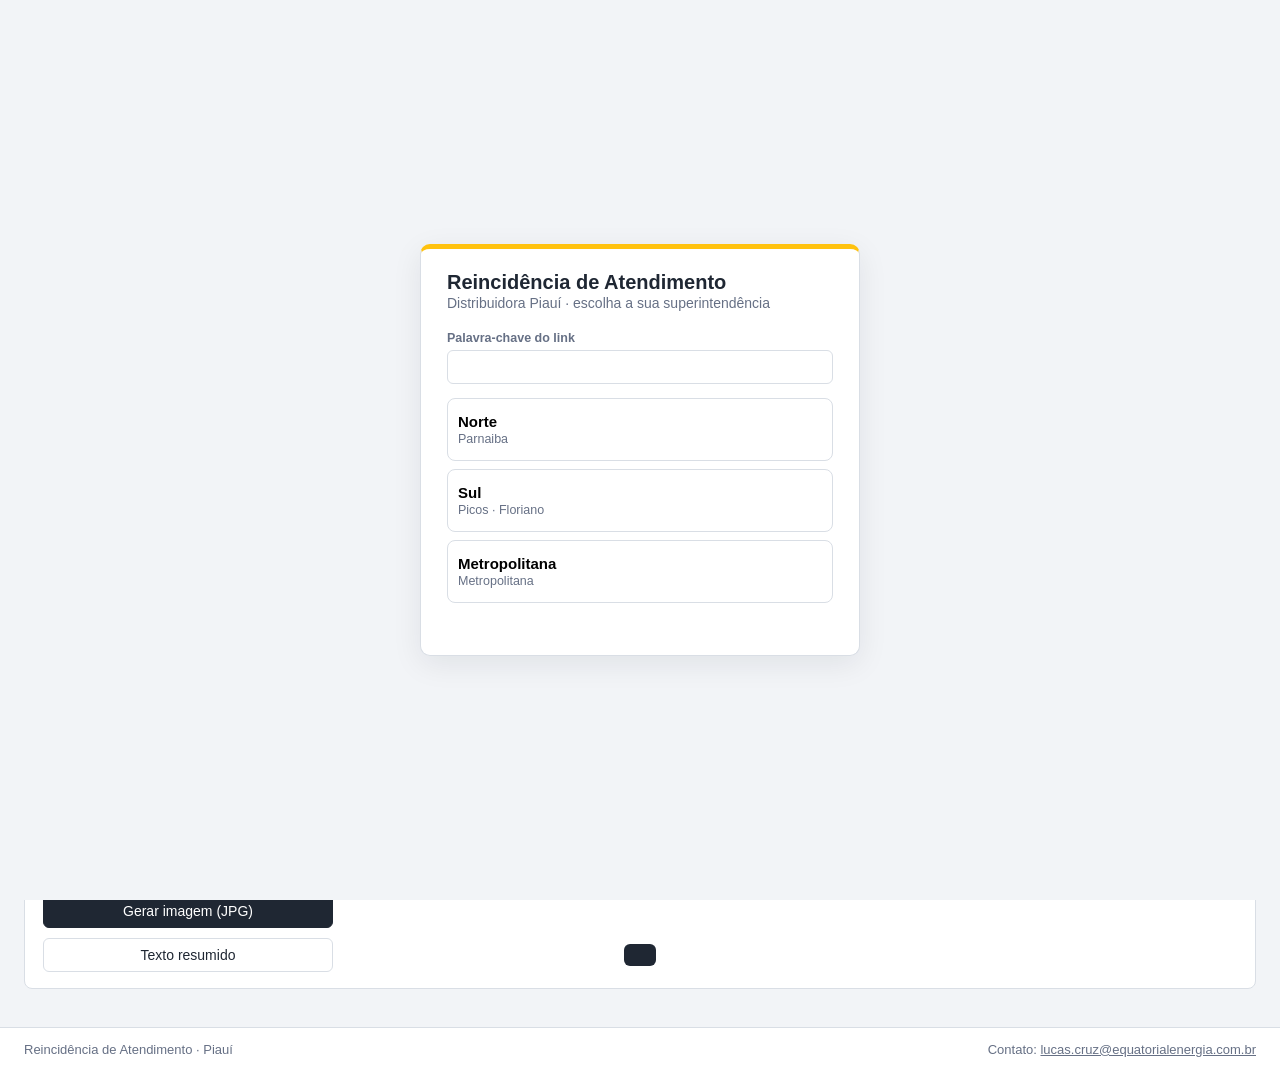
<file: index.html>
<!DOCTYPE html>
<html lang="pt-BR">
<head>
<meta charset="UTF-8">
<meta name="viewport" content="width=device-width, initial-scale=1">
<title>Reincidência de Atendimento</title>
<link rel="stylesheet" href="assets/style.css">
</head>
<body>

<div id="gate"><div class="lc">
  <div class="lh"><b>Reincidência de Atendimento</b><span>Distribuidora <span data-dist></span> · escolha a sua superintendência</span></div>
  <div class="lb">
    <div id="kwBox" style="display:none;margin-bottom:14px"><label class="f">Palavra-chave do link</label><input class="inp" type="password" id="kw"></div>
    <div class="pf" id="regBtns"></div>
    <div class="err" id="gErr"></div>
  </div>
</div></div>

<header class="top">
  <span class="mark"></span>
  <h1>Reincidência de Atendimento <span>· <span data-dist></span></span></h1>
  <nav><a href="./" class="on">Demandas</a><a href="dados/" id="lnkBI">Painel</a></nav>
  <span class="sp"></span>
  <span class="who">Superintendência <b id="who"></b></span>
  <button class="hbtn" id="btnTroca">Trocar</button>
  <button class="hbtn sync" id="syncBtn" title="Sincronizar agora"><i></i><span id="syncTxt"></span></button>
  <button class="hbtn" id="btnEx" title="Abre um ambiente de teste com dados fictícios, só para você"></button>
  <button class="hbtn help" id="btnHelp" title="Ajuda">?</button>
</header>

<main>
  <div class="box">
    <div class="bar">
      <h2>Demandas</h2><span class="hint" id="cnt"></span>
      <span class="sp"></span>
      <button class="btn pri" id="btnAdd">+ Nova linha</button>
      <button class="btn sm" id="btnXls" title="Planilha com as mesmas colunas e listas suspensas">Baixar planilha</button>
      <label class="btn sm" style="margin:0" title="Importa uma planilha baixada daqui (ou CSV)">Importar planilha<input type="file" id="fileImp" accept=".xlsx,.csv,.txt" hidden></label>
    </div>
    <div class="sheet" id="sheet"><table class="g" id="grid"><colgroup id="cg"></colgroup><thead id="gh"></thead><tbody id="rows"></tbody></table></div>
    <textarea class="paste" id="paste" rows="1" placeholder="Colar do Excel: copie as linhas (com o cabeçalho) e cole aqui com Ctrl+V. Nota já existente é atualizada."></textarea>
    <p class="hint" style="margin:8px 0 0"><b style="color:#b42318">*</b> campos obrigatórios (prazo é obrigatório em "Com prazo" e "Fora do prazo"). Linha incompleta fica marcada e não entra no card.
      Município só aceita os cadastrados na superintendência; ao escolher a base ou a regional, a lista de municípios se ajusta.
      <span class="legend"><i style="background:#fbf3d5;border:1px solid #ecd27a"></i>1º–2º aviso</span><span class="legend"><i style="background:#fbe4e2;border:1px solid #eba3a3"></i>3º aviso em diante</span></p>
  </div>

  <div class="box">
    <div class="pvbox">
      <div class="ctl">
        <h2>Card</h2>
        <label class="l">Formato</label><div class="seg" id="segFmt"></div>
        <div id="cusBox" style="display:none;margin-top:10px"><div style="display:flex;gap:8px;align-items:center">
          <input id="cw" class="inp" type="number" min="300" step="10"> <span>×</span><input id="ch" class="inp" type="number" min="300" step="10"></div>
          <div class="hint" style="margin-top:4px">Largura × altura em pixels.</div></div>
        <div class="hint" id="resInfo" style="margin-top:8px"></div>
        <label class="chk"><input type="checkbox" id="split"> Um card por responsável</label>
        <button class="btn pri" id="btnJpg" style="margin-top:18px">Gerar imagem (JPG)</button>
        <button class="btn" id="btnTxt">Texto resumido</button>
      </div>
      <div class="pv" id="pv"></div>
    </div>
  </div>
</main>

<footer><span>Reincidência de Atendimento · <span data-dist></span></span><span class="sp"></span><span>Contato: <a data-mail href="#"></a></span></footer>

<div class="modal" id="mImg"><div class="mc">
  <div class="bar" style="margin:0"><b style="font-size:16px" id="mImgTitle">Imagem pronta</b><span class="sp"></span><button class="btn" data-close>Fechar</button></div>
  <p class="hint" style="margin:6px 0 0">Baixar ou copiar registra o envio: soma um aviso nas pendentes da imagem e arquiva as resolvidas. Se o download não funcionar, clique com o botão direito na imagem → Copiar imagem.</p>
  <div class="imgs" id="imgs"></div>
</div></div>

<div class="modal" id="mTxt"><div class="mc">
  <div class="bar" style="margin:0"><b style="font-size:16px">Texto para WhatsApp</b><span class="sp"></span>
    <button class="btn pri" id="mTxtCopy">Copiar texto</button><button class="btn" data-close>Fechar</button></div>
  <pre id="mTxtEl"></pre>
</div></div>

<div class="modal help" id="mHelp"><div class="mc">
  <div class="mh"><b>Ajuda</b><span style="flex:1"></span><button class="btn sm" data-close>Fechar</button></div>
  <iframe id="helpFrame" title="Ajuda"></iframe>
</div></div>

<div id="dl"></div>
<div id="toast"></div>
<script>window.BASE='';</script>
<script src="assets/municipios-local.js"></script>
<script src="assets/core.js"></script>
<script src="assets/app.js"></script>
</body>
</html>
</file>
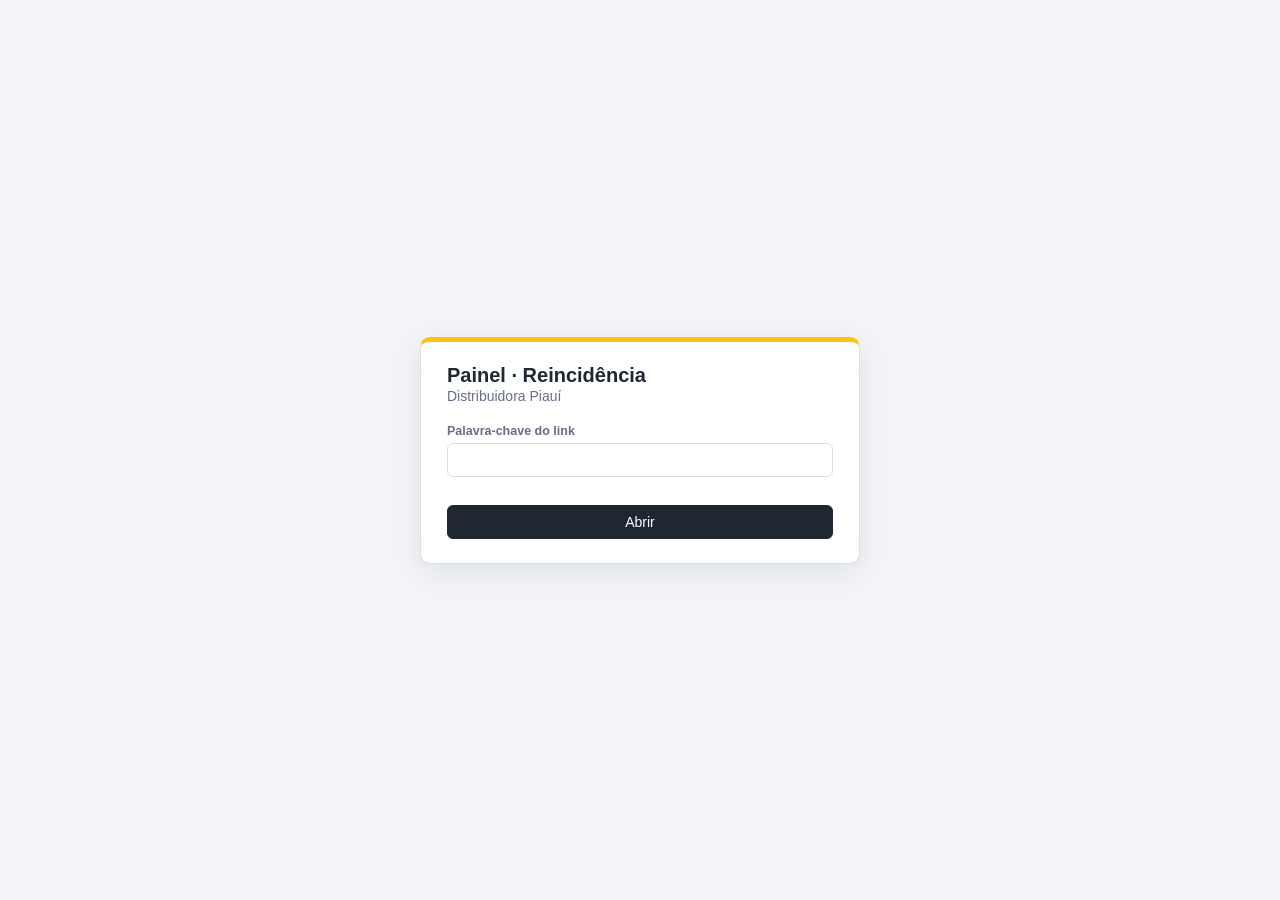
<file: dados/index.html>
<!DOCTYPE html>
<html lang="pt-BR">
<head>
<meta charset="UTF-8">
<meta name="viewport" content="width=device-width, initial-scale=1">
<title>Painel · Reincidência de Atendimento</title>
<link rel="stylesheet" href="../assets/style.css">
<style>
  .filters{display:flex;gap:10px;flex-wrap:wrap;align-items:flex-end;margin-bottom:16px}
  .filters>div{min-width:140px}
  .filters select,.filters input{padding:7px 9px;font-size:14px}
  .kpis{display:grid;grid-template-columns:repeat(auto-fit,minmax(160px,1fr));gap:12px;margin-bottom:18px}
  .kpi{background:#fff;border:1px solid var(--ln);border-radius:8px;padding:14px 16px}
  .kpi .v{font-size:28px;font-weight:700;line-height:1.1;font-variant-numeric:tabular-nums}
  .kpi .l{font-size:13px;color:var(--mt);margin-top:4px}
  .kpi .d{font-size:12px;color:var(--mt);margin-top:6px}
  .grid2{display:grid;grid-template-columns:1fr 1fr;gap:18px}
  @media (max-width:1000px){.grid2{grid-template-columns:1fr}}
  .grid2 .box{margin-bottom:0}
  .full{grid-column:1/-1}
  .box .sub{font-size:12.5px;color:var(--mt);margin:-8px 0 12px}
  /* barras */
  .bars{display:flex;flex-direction:column;gap:6px}
  .brow{display:grid;grid-template-columns:150px 1fr 48px;gap:10px;align-items:center;font-size:13.5px}
  .brow .nm{white-space:nowrap;overflow:hidden;text-overflow:ellipsis;color:#344054}
  .brow .tr{height:18px;position:relative}
  .brow .fl{height:100%;border-radius:0 4px 4px 0;min-width:2px}
  .brow .vl{text-align:right;font-variant-numeric:tabular-nums;color:#344054;font-weight:600}
  .brow.stk .tr{display:flex;gap:2px}
  .brow.stk .tr>div{height:100%}
  .brow.stk .tr>div:last-child{border-radius:0 4px 4px 0}
  .lg{display:flex;gap:14px;font-size:12.5px;color:var(--mt);margin-bottom:10px;flex-wrap:wrap}
  .lg i{display:inline-block;width:10px;height:10px;border-radius:2px;margin-right:5px;vertical-align:-1px}
  /* mapa de calor */
  table.hm{border-collapse:separate;border-spacing:2px;font-size:13px;width:100%}
  table.hm th{font-weight:600;color:#475467;font-size:12px;padding:4px 6px;text-align:center;white-space:nowrap}
  table.hm th.rl{text-align:left}
  table.hm td{text-align:center;padding:6px 4px;border-radius:4px;font-variant-numeric:tabular-nums;min-width:48px}
  table.hm td.rl{text-align:left;background:none;color:#344054;white-space:nowrap;padding-left:0}
  table.hm td.tot{background:none;font-weight:600;color:#344054}
  table.tb{border-collapse:collapse;width:100%;font-size:13.5px}
  table.tb th{text-align:left;font-size:12px;color:#475467;font-weight:600;padding:6px 8px;border-bottom:1px solid var(--ln)}
  table.tb td{padding:7px 8px;border-bottom:1px solid #eef0f3}
  #tip{position:fixed;pointer-events:none;background:#1f2733;color:#fff;font-size:12.5px;padding:6px 9px;border-radius:5px;z-index:400;display:none;white-space:nowrap;box-shadow:0 2px 8px rgba(0,0,0,.2)}
  svg .hov{fill:transparent;cursor:default}
  /* auditoria */
  .modal.aud .mc{max-width:98vw;width:98vw;height:94vh;display:flex;flex-direction:column;padding:16px 18px}
  .tabs{display:flex;gap:4px;border-bottom:1px solid var(--ln);margin:10px 0 12px}
  .tabs button{border:none;background:none;padding:8px 14px;font:inherit;font-size:14px;color:var(--mt);cursor:pointer;border-bottom:2px solid transparent;margin-bottom:-1px}
  .tabs button.on{color:var(--tx);border-bottom-color:#1f2733;font-weight:600}
  .aud .sheet{flex:1;height:auto;resize:none}
  .cfg h3{font-size:13px;margin:20px 0 10px;text-transform:uppercase;letter-spacing:.4px;color:#475467}
  .cfg .g3{display:grid;grid-template-columns:repeat(3,1fr);gap:12px}
  .cfg .g4{display:grid;grid-template-columns:repeat(4,1fr);gap:12px}
  .cfg textarea{width:100%;min-height:160px;border:1px solid var(--ln);border-radius:6px;padding:8px;font-family:Consolas,monospace;font-size:12.5px}
  .mono{font-family:Consolas,monospace;font-size:13px;background:#f6f7f9;border-radius:6px;padding:10px 12px;word-break:break-all;margin-top:8px}
  .corner{position:fixed;right:16px;bottom:16px;z-index:40}
</style>
</head>
<body>

<div id="gate"><div class="lc">
  <div class="lh"><b>Painel · Reincidência</b><span>Distribuidora <span data-dist></span></span></div>
  <div class="lb"><label class="f">Palavra-chave do link</label><input class="inp" type="password" id="kw">
    <div class="err" id="gErr"></div><button class="btn pri" id="kwGo" style="width:100%">Abrir</button></div>
</div></div>

<header class="top">
  <span class="mark"></span>
  <h1>Reincidência de Atendimento <span>· <span data-dist></span></span></h1>
  <nav><a href="../" id="lnkDem">Demandas</a><a href="./" class="on">Painel</a></nav>
  <span class="sp"></span>
  <button class="hbtn sync" id="syncBtn" title="Atualizar"><i></i><span id="syncTxt"></span></button>
  <button class="hbtn" id="btnEx" title="Abre um ambiente de teste com dados fictícios, só para você"></button>
  <button class="hbtn help" id="btnHelp" title="Ajuda">?</button>
</header>

<main>
  <div class="filters" id="filters">
    <div><label class="f">Período</label><select class="inp" id="fPer"><option value="7">Últimos 7 dias</option><option value="30" selected>Últimos 30 dias</option><option value="90">Últimos 90 dias</option><option value="all">Tudo</option><option value="cus">Escolher datas</option></select></div>
    <div id="fCus" style="display:none;min-width:0"><label class="f">De / até</label><div style="display:flex;gap:6px"><input class="inp" type="date" id="fDe"><input class="inp" type="date" id="fAte"></div></div>
    <div><label class="f">Superintendência</label><select class="inp" id="fReg"></select></div>
    <div><label class="f">Regional</label><select class="inp" id="fRg"></select></div>
    <div><label class="f">Base</label><select class="inp" id="fBase"></select></div>
    <div><label class="f">Responsável</label><select class="inp" id="fResp"></select></div>
    <div><label class="f">Tipo</label><select class="inp" id="fTipo"></select></div>
    <div style="min-width:0"><button class="btn" id="fClear">Limpar filtros</button></div>
  </div>

  <div class="kpis" id="kpis"></div>

  <div class="grid2">
    <div class="box"><h3>Reavisos por responsável</h3><div class="sub">Envios em que a demanda já estava no 2º aviso ou mais, no período</div><div id="cResp"></div></div>
    <div class="box"><h3>Reavisos por base</h3><div class="sub">As 12 bases com mais reavisos no período</div><div id="cBase"></div></div>
    <div class="box"><h3>Demandas por tipo</h3><div class="sub">Recebidas no período</div><div id="cTipo"></div></div>
    <div class="box"><h3>Recebidas e resolvidas</h3><div class="sub" id="cWkSub"></div><div id="cWk"></div></div>
    <div class="box full"><h3>Base × tipo de reclamação</h3><div class="sub">Demandas recebidas no período. Quanto mais escuro, mais demandas.</div><div id="cHm" style="overflow-x:auto"></div></div>
    <div class="box"><h3>Abertas agora, por tempo em aberto</h3><div class="sub">Dias desde o registro da demanda</div><div id="cAge"></div></div>
    <div class="box"><h3>Contas com mais de uma demanda</h3><div class="sub">Mesma conta contrato registrada mais de uma vez no período</div><div id="cConta"></div></div>
    <div class="box full" id="cardDia">
      <div class="bar"><h3 style="margin:0">Card do dia</h3><span class="sp"></span>
        <div><input class="inp" type="date" id="cdDia" style="width:160px"></div>
        <div><select class="inp" id="cdReg" style="width:170px"></select></div>
        <label class="chk" style="margin:0"><input type="checkbox" id="cdSplit"> Um por responsável</label>
        <button class="btn pri" id="cdGo">Gerar imagem</button></div>
      <div class="sub" id="cdInfo"></div>
      <div class="pv" id="cdPv"></div>
    </div>
  </div>
</main>

<footer><span>Reincidência de Atendimento · <span data-dist></span></span><span class="sp"></span><span>Contato: <a data-mail href="#"></a></span></footer>
<button class="btn sm corner" id="btnAud">Auditar dados</button>

<div class="modal" id="mPass"><div class="mc" style="max-width:360px">
  <b style="font-size:16px">Auditar dados</b>
  <form id="passForm" style="margin-top:14px"><label class="f">Senha</label><input class="inp" type="password" id="audPass" autocomplete="off">
    <div class="err" id="passErr" style="color:#b42318;font-size:13px;min-height:18px;margin-top:6px"></div>
    <div class="bar" style="margin:6px 0 0"><span class="sp"></span><button type="button" class="btn" data-close>Cancelar</button><button class="btn pri">Entrar</button></div></form>
</div></div>

<div class="modal aud" id="mAud"><div class="mc">
  <div class="bar" style="margin:0"><b style="font-size:16px">Auditar dados</b><span class="sp"></span><button class="btn" data-close>Fechar</button></div>
  <div class="tabs"><button class="on" data-tab="tBase">Base completa</button><button data-tab="tCfg">Configuração</button></div>
  <div id="tBase" style="flex:1;display:flex;flex-direction:column;min-height:0">
    <div class="bar">
      <input class="inp" id="aBusca" placeholder="Buscar nota, conta, município…" style="width:260px">
      <select class="inp" id="aReg" style="width:170px"></select>
      <select class="inp" id="aSit" style="width:190px"><option value="ativas">Ativas (na tela)</option><option value="arq">Arquivadas</option><option value="del">Excluídas</option><option value="all" selected>Todas</option></select>
      <span class="hint" id="aCnt"></span><span class="sp"></span>
      <button class="btn sm" id="aCsv">Exportar CSV completo</button>
    </div>
    <div class="sheet"><table class="g" id="aGrid"><colgroup id="aCg"></colgroup><thead id="aGh"></thead><tbody id="aRows"></tbody></table></div>
    <p class="hint" style="margin:8px 0 0">As alterações valem na hora e ficam registradas no histórico como auditoria.</p>
  </div>
  <div id="tCfg" class="cfg" style="display:none;overflow:auto">
    <h3>Distribuidora</h3>
    <div class="g3"><div><label class="f">Nome</label><input class="inp" id="cDist"></div><div><label class="f">E-mail de contato (rodapé)</label><input class="inp" id="cMail"></div><div><label class="f">Nova senha de auditoria (em branco = mantém)</label><input class="inp" type="password" id="cAudPw" autocomplete="new-password"></div></div>
    <h3>Superintendências e regionais</h3>
    <div class="g3" id="cRegs"></div>
    <h3>Base de municípios (municipios.csv)</h3>
    <p class="hint" style="margin:0 0 8px">Cole a planilha com as colunas MUNICIPIO · BASE · REGIONAL, com cabeçalho.</p>
    <textarea id="cMun"></textarea><div class="hint" id="cMunInfo"></div>
    <h3>Repositório GitHub</h3>
    <div class="g4"><div><label class="f">Dono</label><input class="inp" id="gOwner"></div><div><label class="f">Repositório</label><input class="inp" id="gRepo"></div>
      <div><label class="f">Branch do site</label><input class="inp" id="gMain"></div><div><label class="f">Branch de dados</label><input class="inp" id="gBranch"></div></div>
    <div class="g3" style="grid-template-columns:2fr 1fr;margin-top:12px"><div><label class="f">Token (vazio = mantém o atual)</label><input class="inp" type="password" id="gTok" autocomplete="off"></div><div><label class="f">Palavra-chave do link</label><input class="inp" type="password" id="gKw" autocomplete="off"></div></div>
    <p class="hint" id="gState" style="margin:10px 0 0"></p><div id="gLink"></div>
    <div class="bar" style="margin:20px 0 6px"><button class="btn" id="cTest">Testar conexão</button><button class="btn" id="cDl">Baixar config.json e municipios.csv</button><span class="sp"></span>
      <button class="btn" id="cSave">Salvar neste navegador</button><button class="btn pri" id="cPub">Salvar e publicar no repositório</button></div>
  </div>
</div></div>

<div class="modal help" id="mHelp"><div class="mc">
  <div class="mh"><b>Ajuda</b><span style="flex:1"></span><button class="btn sm" data-close>Fechar</button></div>
  <iframe id="helpFrame" title="Ajuda"></iframe>
</div></div>
<div id="tip"></div>
<div id="toast"></div>
<script>window.BASE='../';</script>
<script src="../assets/municipios-local.js"></script>
<script src="../assets/core.js"></script>
<script src="../assets/bi.js"></script>
</body>
</html>
</file>
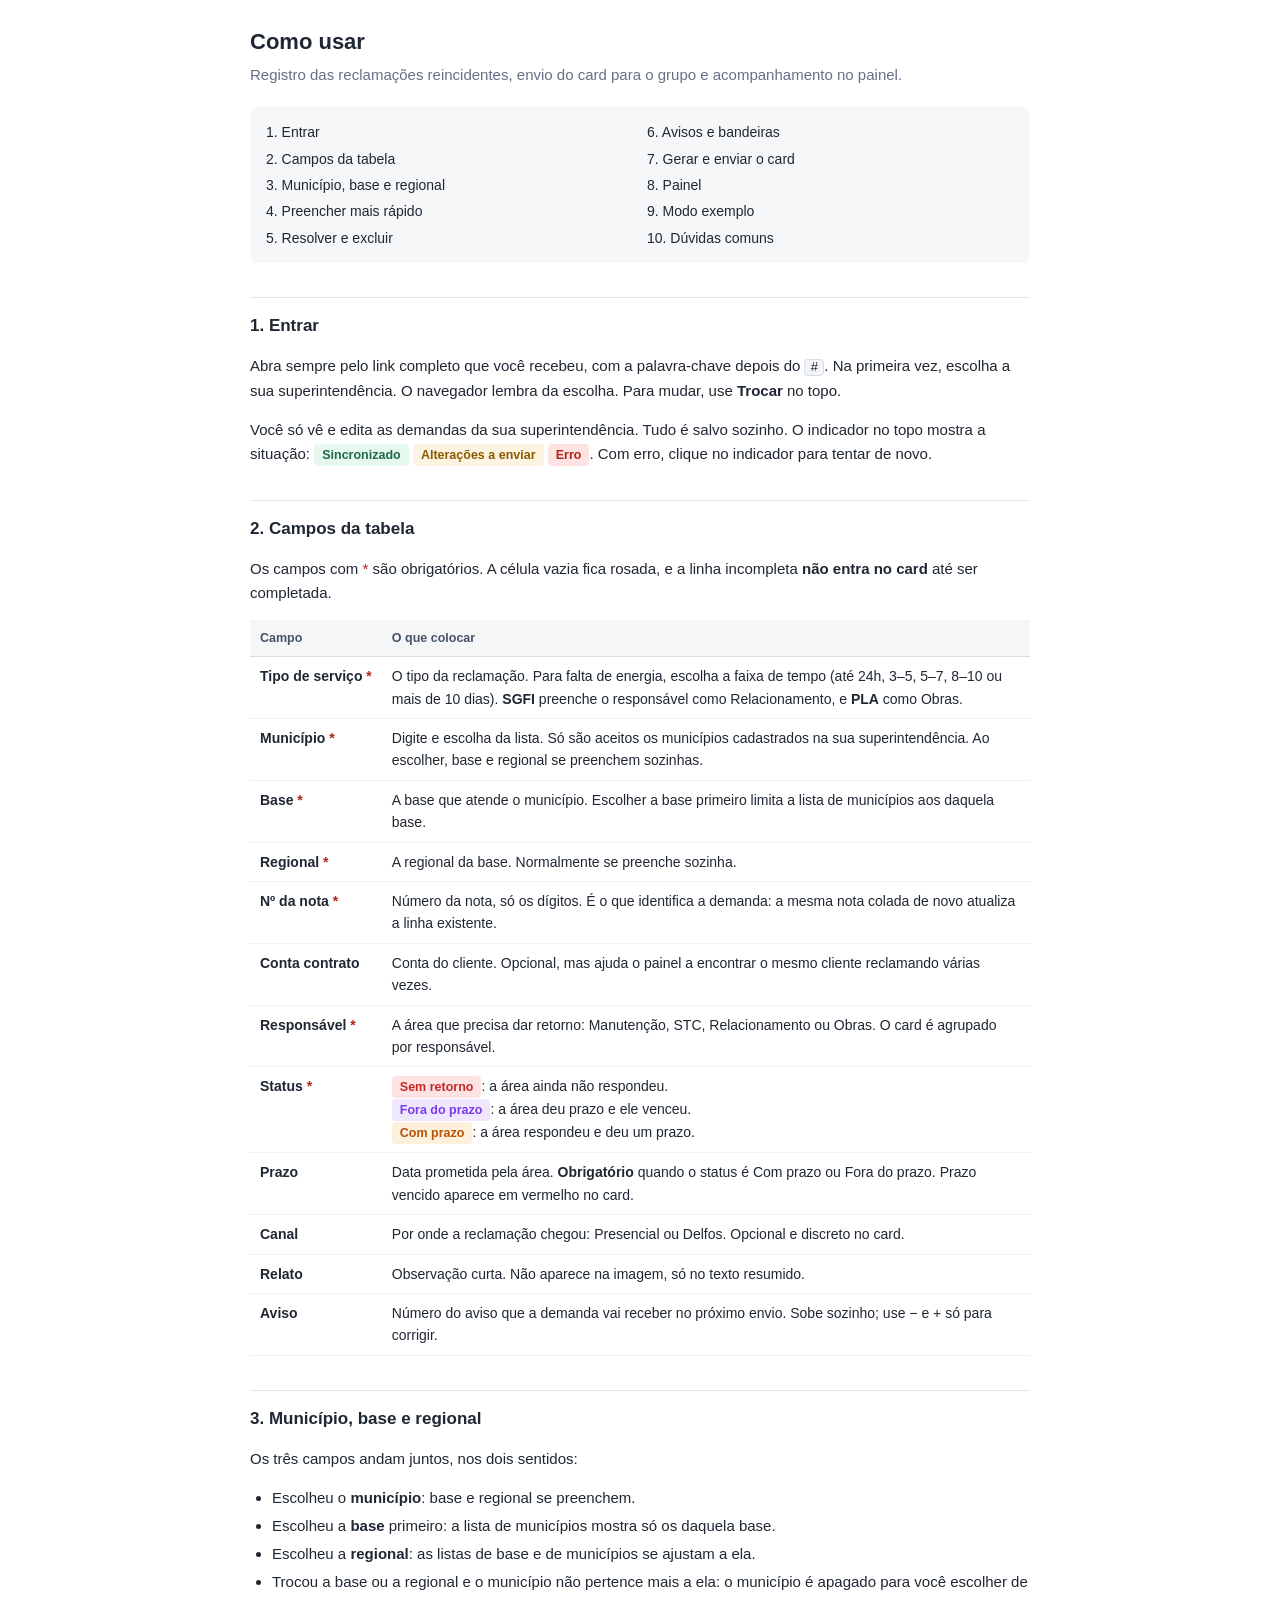
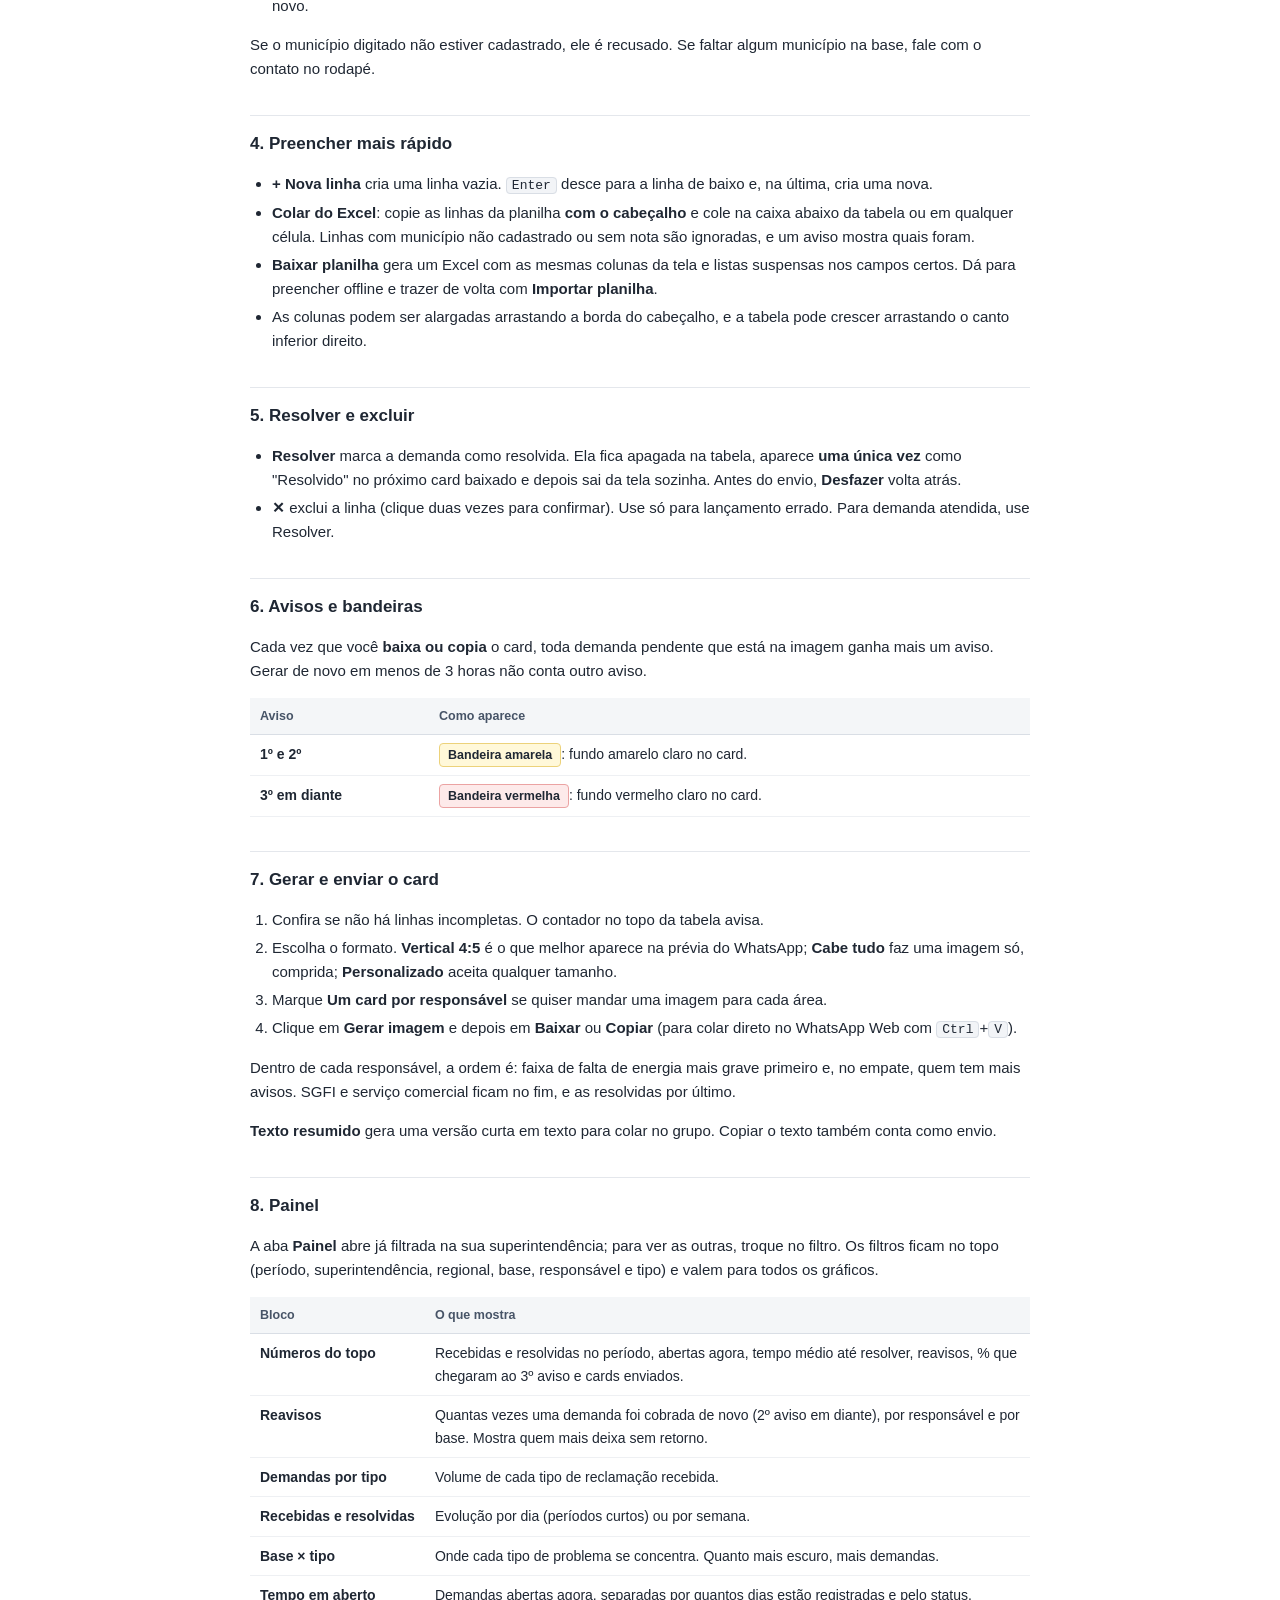
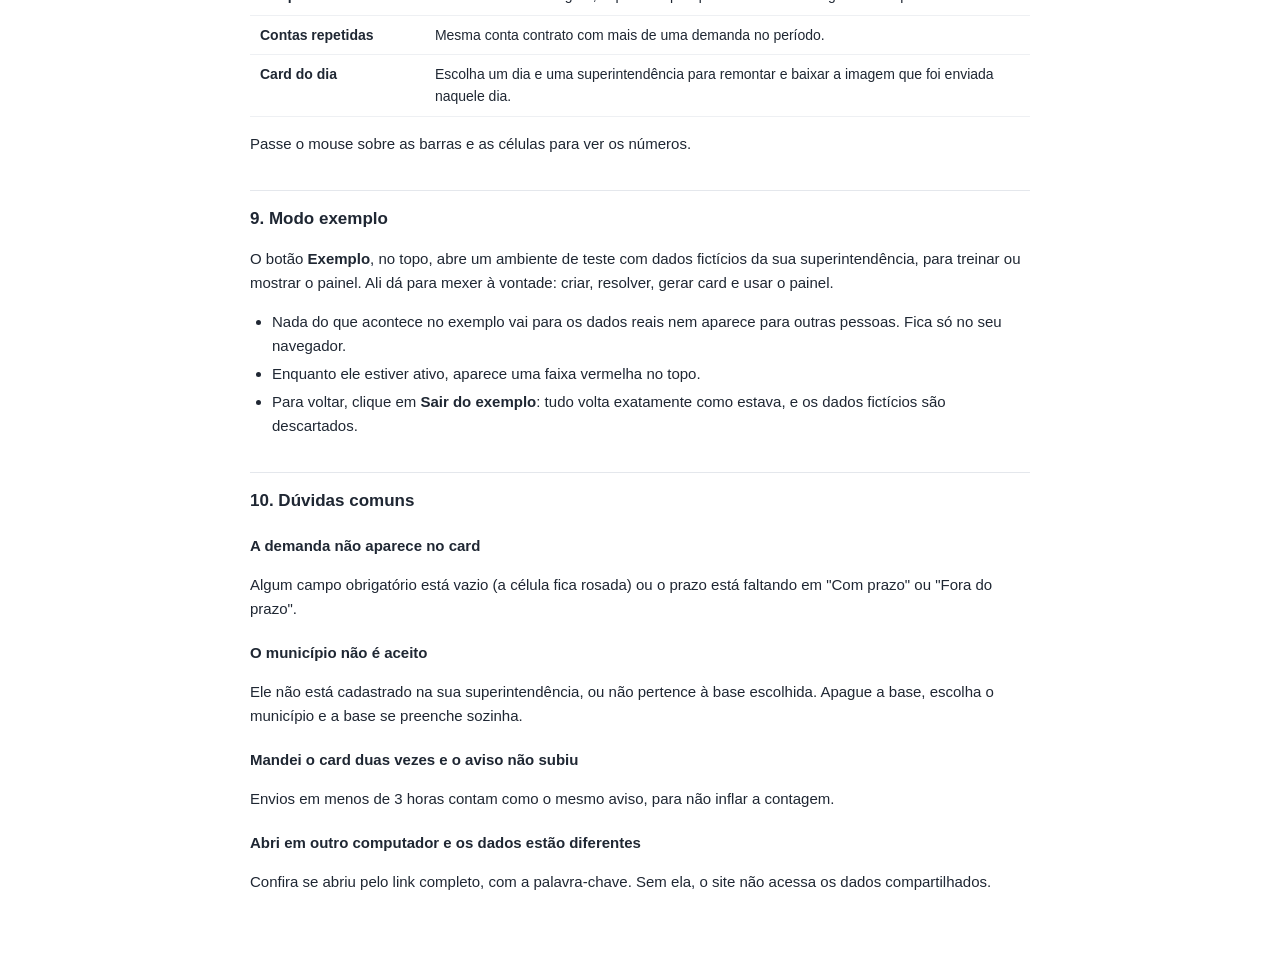
<file: ajuda.html>
<!DOCTYPE html>
<html lang="pt-BR">
<head>
<meta charset="UTF-8">
<meta name="viewport" content="width=device-width, initial-scale=1">
<title>Ajuda · Reincidência de Atendimento</title>
<style>
  body{margin:0;font-family:"Segoe UI",Roboto,Arial,sans-serif;color:#1f2733;font-size:15px;line-height:1.6;background:#fff}
  .wrap{max-width:780px;margin:0 auto;padding:24px 28px 60px}
  h1{font-size:22px;margin:0 0 4px}
  .lead{color:#667085;margin:0 0 20px}
  nav.toc{background:#f6f7f9;border-radius:8px;padding:12px 16px;margin-bottom:28px;font-size:14px;columns:2}
  nav.toc a{display:block;color:#1f2733;text-decoration:none;padding:2px 0}
  nav.toc a:hover{text-decoration:underline}
  h2{font-size:17px;margin:34px 0 10px;padding-top:14px;border-top:1px solid #e4e7ec}
  h3{font-size:15px;margin:20px 0 6px}
  table{border-collapse:collapse;width:100%;font-size:14px;margin:8px 0 14px}
  th{text-align:left;background:#f4f6f8;color:#475467;font-weight:600;font-size:12.5px;padding:8px 10px;border-bottom:1px solid #d9dee5}
  td{padding:8px 10px;border-bottom:1px solid #eef0f3;vertical-align:top}
  td:first-child{white-space:nowrap;font-weight:600}
  .req{color:#b42318}
  .tag{display:inline-block;padding:1px 8px;border-radius:4px;font-size:12.5px;font-weight:600;white-space:nowrap}
  .note{background:#fff8e1;border:1px solid #f0d68a;border-radius:8px;padding:10px 14px;font-size:14px;margin:12px 0}
  ol,ul{padding-left:22px} li{margin:4px 0}
  kbd{background:#f2f4f7;border:1px solid #d9dee5;border-radius:4px;padding:0 5px;font-size:13px}
</style>
</head>
<body><div class="wrap">
<h1>Como usar</h1>
<p class="lead">Registro das reclamações reincidentes, envio do card para o grupo e acompanhamento no painel.</p>

<nav class="toc">
  <a href="#entrar">1. Entrar</a><a href="#campos">2. Campos da tabela</a><a href="#ligados">3. Município, base e regional</a>
  <a href="#preencher">4. Preencher mais rápido</a><a href="#resolver">5. Resolver e excluir</a><a href="#avisos">6. Avisos e bandeiras</a>
  <a href="#card">7. Gerar e enviar o card</a><a href="#painel">8. Painel</a><a href="#exemplo">9. Modo exemplo</a><a href="#duvidas">10. Dúvidas comuns</a>
</nav>

<h2 id="entrar">1. Entrar</h2>
<p>Abra sempre pelo link completo que você recebeu, com a palavra-chave depois do <kbd>#</kbd>. Na primeira vez, escolha a sua superintendência. O navegador lembra da escolha. Para mudar, use <b>Trocar</b> no topo.</p>
<p>Você só vê e edita as demandas da sua superintendência. Tudo é salvo sozinho. O indicador no topo mostra a situação:
<span class="tag" style="background:#e7f8ef;color:#1d6b43">Sincronizado</span>
<span class="tag" style="background:#fdf3e1;color:#8a5a00">Alterações a enviar</span>
<span class="tag" style="background:#fde3e1;color:#b42318">Erro</span>.
Com erro, clique no indicador para tentar de novo.</p>

<h2 id="campos">2. Campos da tabela</h2>
<p>Os campos com <span class="req">*</span> são obrigatórios. A célula vazia fica rosada, e a linha incompleta <b>não entra no card</b> até ser completada.</p>
<table>
  <tr><th>Campo</th><th>O que colocar</th></tr>
  <tr><td>Tipo de serviço <span class="req">*</span></td><td>O tipo da reclamação. Para falta de energia, escolha a faixa de tempo (até 24h, 3–5, 5–7, 8–10 ou mais de 10 dias). <b>SGFI</b> preenche o responsável como Relacionamento, e <b>PLA</b> como Obras.</td></tr>
  <tr><td>Município <span class="req">*</span></td><td>Digite e escolha da lista. Só são aceitos os municípios cadastrados na sua superintendência. Ao escolher, base e regional se preenchem sozinhas.</td></tr>
  <tr><td>Base <span class="req">*</span></td><td>A base que atende o município. Escolher a base primeiro limita a lista de municípios aos daquela base.</td></tr>
  <tr><td>Regional <span class="req">*</span></td><td>A regional da base. Normalmente se preenche sozinha.</td></tr>
  <tr><td>Nº da nota <span class="req">*</span></td><td>Número da nota, só os dígitos. É o que identifica a demanda: a mesma nota colada de novo atualiza a linha existente.</td></tr>
  <tr><td>Conta contrato</td><td>Conta do cliente. Opcional, mas ajuda o painel a encontrar o mesmo cliente reclamando várias vezes.</td></tr>
  <tr><td>Responsável <span class="req">*</span></td><td>A área que precisa dar retorno: Manutenção, STC, Relacionamento ou Obras. O card é agrupado por responsável.</td></tr>
  <tr><td>Status <span class="req">*</span></td><td>
    <span class="tag" style="background:#fde3e1;color:#c62828">Sem retorno</span>: a área ainda não respondeu.<br>
    <span class="tag" style="background:#efe7fd;color:#7c3aed">Fora do prazo</span>: a área deu prazo e ele venceu.<br>
    <span class="tag" style="background:#fdf1dc;color:#b45309">Com prazo</span>: a área respondeu e deu um prazo.</td></tr>
  <tr><td>Prazo</td><td>Data prometida pela área. <b>Obrigatório</b> quando o status é Com prazo ou Fora do prazo. Prazo vencido aparece em vermelho no card.</td></tr>
  <tr><td>Canal</td><td>Por onde a reclamação chegou: Presencial ou Delfos. Opcional e discreto no card.</td></tr>
  <tr><td>Relato</td><td>Observação curta. Não aparece na imagem, só no texto resumido.</td></tr>
  <tr><td>Aviso</td><td>Número do aviso que a demanda vai receber no próximo envio. Sobe sozinho; use − e + só para corrigir.</td></tr>
</table>

<h2 id="ligados">3. Município, base e regional</h2>
<p>Os três campos andam juntos, nos dois sentidos:</p>
<ul>
  <li>Escolheu o <b>município</b>: base e regional se preenchem.</li>
  <li>Escolheu a <b>base</b> primeiro: a lista de municípios mostra só os daquela base.</li>
  <li>Escolheu a <b>regional</b>: as listas de base e de municípios se ajustam a ela.</li>
  <li>Trocou a base ou a regional e o município não pertence mais a ela: o município é apagado para você escolher de novo.</li>
</ul>
<p>Se o município digitado não estiver cadastrado, ele é recusado. Se faltar algum município na base, fale com o contato no rodapé.</p>

<h2 id="preencher">4. Preencher mais rápido</h2>
<ul>
  <li><b>+ Nova linha</b> cria uma linha vazia. <kbd>Enter</kbd> desce para a linha de baixo e, na última, cria uma nova.</li>
  <li><b>Colar do Excel</b>: copie as linhas da planilha <b>com o cabeçalho</b> e cole na caixa abaixo da tabela ou em qualquer célula. Linhas com município não cadastrado ou sem nota são ignoradas, e um aviso mostra quais foram.</li>
  <li><b>Baixar planilha</b> gera um Excel com as mesmas colunas da tela e listas suspensas nos campos certos. Dá para preencher offline e trazer de volta com <b>Importar planilha</b>.</li>
  <li>As colunas podem ser alargadas arrastando a borda do cabeçalho, e a tabela pode crescer arrastando o canto inferior direito.</li>
</ul>

<h2 id="resolver">5. Resolver e excluir</h2>
<ul>
  <li><b>Resolver</b> marca a demanda como resolvida. Ela fica apagada na tabela, aparece <b>uma única vez</b> como "Resolvido" no próximo card baixado e depois sai da tela sozinha. Antes do envio, <b>Desfazer</b> volta atrás.</li>
  <li><b>✕</b> exclui a linha (clique duas vezes para confirmar). Use só para lançamento errado. Para demanda atendida, use Resolver.</li>
</ul>

<h2 id="avisos">6. Avisos e bandeiras</h2>
<p>Cada vez que você <b>baixa ou copia</b> o card, toda demanda pendente que está na imagem ganha mais um aviso. Gerar de novo em menos de 3 horas não conta outro aviso.</p>
<table>
  <tr><th>Aviso</th><th>Como aparece</th></tr>
  <tr><td>1º e 2º</td><td><span class="tag" style="background:#fff8d9;border:1px solid #ecd27a">Bandeira amarela</span>: fundo amarelo claro no card.</td></tr>
  <tr><td>3º em diante</td><td><span class="tag" style="background:#fdeaea;border:1px solid #eba3a3">Bandeira vermelha</span>: fundo vermelho claro no card.</td></tr>
</table>

<h2 id="card">7. Gerar e enviar o card</h2>
<ol>
  <li>Confira se não há linhas incompletas. O contador no topo da tabela avisa.</li>
  <li>Escolha o formato. <b>Vertical 4:5</b> é o que melhor aparece na prévia do WhatsApp; <b>Cabe tudo</b> faz uma imagem só, comprida; <b>Personalizado</b> aceita qualquer tamanho.</li>
  <li>Marque <b>Um card por responsável</b> se quiser mandar uma imagem para cada área.</li>
  <li>Clique em <b>Gerar imagem</b> e depois em <b>Baixar</b> ou <b>Copiar</b> (para colar direto no WhatsApp Web com <kbd>Ctrl</kbd>+<kbd>V</kbd>).</li>
</ol>
<p>Dentro de cada responsável, a ordem é: faixa de falta de energia mais grave primeiro e, no empate, quem tem mais avisos. SGFI e serviço comercial ficam no fim, e as resolvidas por último.</p>
<p><b>Texto resumido</b> gera uma versão curta em texto para colar no grupo. Copiar o texto também conta como envio.</p>

<h2 id="painel">8. Painel</h2>
<p>A aba <b>Painel</b> abre já filtrada na sua superintendência; para ver as outras, troque no filtro. Os filtros ficam no topo (período, superintendência, regional, base, responsável e tipo) e valem para todos os gráficos.</p>
<table>
  <tr><th>Bloco</th><th>O que mostra</th></tr>
  <tr><td>Números do topo</td><td>Recebidas e resolvidas no período, abertas agora, tempo médio até resolver, reavisos, % que chegaram ao 3º aviso e cards enviados.</td></tr>
  <tr><td>Reavisos</td><td>Quantas vezes uma demanda foi cobrada de novo (2º aviso em diante), por responsável e por base. Mostra quem mais deixa sem retorno.</td></tr>
  <tr><td>Demandas por tipo</td><td>Volume de cada tipo de reclamação recebida.</td></tr>
  <tr><td>Recebidas e resolvidas</td><td>Evolução por dia (períodos curtos) ou por semana.</td></tr>
  <tr><td>Base × tipo</td><td>Onde cada tipo de problema se concentra. Quanto mais escuro, mais demandas.</td></tr>
  <tr><td>Tempo em aberto</td><td>Demandas abertas agora, separadas por quantos dias estão registradas e pelo status.</td></tr>
  <tr><td>Contas repetidas</td><td>Mesma conta contrato com mais de uma demanda no período.</td></tr>
  <tr><td>Card do dia</td><td>Escolha um dia e uma superintendência para remontar e baixar a imagem que foi enviada naquele dia.</td></tr>
</table>
<p>Passe o mouse sobre as barras e as células para ver os números.</p>

<h2 id="exemplo">9. Modo exemplo</h2>
<p>O botão <b>Exemplo</b>, no topo, abre um ambiente de teste com dados fictícios da sua superintendência, para treinar ou mostrar o painel. Ali dá para mexer à vontade: criar, resolver, gerar card e usar o painel.</p>
<ul>
  <li>Nada do que acontece no exemplo vai para os dados reais nem aparece para outras pessoas. Fica só no seu navegador.</li>
  <li>Enquanto ele estiver ativo, aparece uma faixa vermelha no topo.</li>
  <li>Para voltar, clique em <b>Sair do exemplo</b>: tudo volta exatamente como estava, e os dados fictícios são descartados.</li>
</ul>

<h2 id="duvidas">10. Dúvidas comuns</h2>
<h3>A demanda não aparece no card</h3>
<p>Algum campo obrigatório está vazio (a célula fica rosada) ou o prazo está faltando em "Com prazo" ou "Fora do prazo".</p>
<h3>O município não é aceito</h3>
<p>Ele não está cadastrado na sua superintendência, ou não pertence à base escolhida. Apague a base, escolha o município e a base se preenche sozinha.</p>
<h3>Mandei o card duas vezes e o aviso não subiu</h3>
<p>Envios em menos de 3 horas contam como o mesmo aviso, para não inflar a contagem.</p>
<h3>Abri em outro computador e os dados estão diferentes</h3>
<p>Confira se abriu pelo link completo, com a palavra-chave. Sem ela, o site não acessa os dados compartilhados.</p>
</div></body>
</html>
</file>
<file: assets/style.css>
:root{--bg:#f2f4f7;--ln:#d9dee5;--tx:#1f2733;--mt:#667085;--req:#fdf1f0}
*{box-sizing:border-box}
html,body{min-height:100%}
body{margin:0;background:var(--bg);color:var(--tx);font-family:"Segoe UI",Roboto,Arial,sans-serif;font-size:15px;display:flex;flex-direction:column;min-height:100vh}
a{color:inherit}
header.top{display:flex;align-items:center;gap:10px;padding:10px 24px;background:#1f2733;color:#fff;flex-wrap:wrap}
header.top h1{margin:0;font-size:16px;font-weight:600}
header.top h1 span{color:#98a2b3;font-weight:400}
header.top .mark{width:6px;height:22px;background:#ffc20e;border-radius:2px}
header.top .sp{flex:1}
header.top nav{display:flex;gap:2px;margin-left:14px}
header.top nav a{color:#c3cad5;text-decoration:none;padding:6px 10px;border-radius:6px;font-size:14px}
header.top nav a.on{background:#2c3646;color:#fff}
header.top nav a:hover{color:#fff}
.who{font-size:13.5px;color:#c3cad5}.who b{color:#fff;font-weight:600}
.hbtn{background:transparent;border:1px solid #3a4453;color:#e4e7ec;border-radius:6px;padding:6px 11px;font:inherit;font-size:13px;cursor:pointer;text-decoration:none}
.hbtn:hover{border-color:#8a94a6}
.hbtn.help{width:30px;padding:6px 0;text-align:center;font-weight:700}
select.hbtn option{color:#111}
.sync{display:inline-flex;align-items:center;gap:7px}
.sync i{width:8px;height:8px;border-radius:50%;background:#8a94a6;display:inline-block}
.sync.ok i{background:#3ccf7a}.sync.pend i{background:#e9a23b}.sync.run i{background:#5b9cf2}.sync.err i{background:#ef5350}
main{flex:1;padding:20px 24px}
.box{background:#fff;border:1px solid var(--ln);border-radius:8px;padding:16px 18px;margin-bottom:18px}
.box h2{margin:0;font-size:16px;font-weight:600}
.box h3{margin:0 0 12px;font-size:14px;font-weight:600}
.bar{display:flex;gap:8px;flex-wrap:wrap;align-items:center;margin-bottom:12px}
.bar .sp{flex:1}
.btn{display:inline-flex;align-items:center;justify-content:center;gap:6px;padding:8px 14px;border-radius:6px;border:1px solid var(--ln);background:#fff;color:var(--tx);cursor:pointer;font:inherit;font-size:14px;font-weight:500;text-decoration:none;white-space:nowrap}
.btn:hover{border-color:#98a2b3;background:#fafbfc}
.btn:disabled{opacity:.6;cursor:wait}
.btn.pri{background:#1f2733;color:#fff;border-color:#1f2733}
.btn.pri:hover{background:#2c3646}
.btn.sm{padding:6px 10px;font-size:13px}
.btn.dng{color:#b42318}
.hint{font-size:13px;color:var(--mt);line-height:1.5}
.inp{width:100%;padding:8px 10px;border:1px solid var(--ln);border-radius:6px;font:inherit;font-size:14.5px;background:#fff;color:var(--tx)}
label.f{display:block;font-size:12.5px;color:var(--mt);font-weight:600;margin-bottom:5px}
.legend{display:inline-flex;align-items:center;gap:6px;margin-left:10px}
.legend i{width:10px;height:10px;border-radius:2px;display:inline-block}
.exbar{background:#b42318;color:#fff;padding:9px 24px;font-size:14px;display:flex;align-items:center;gap:14px;flex-wrap:wrap}
.exbar button{background:#fff;color:#b42318;border:none;border-radius:6px;padding:5px 12px;font:inherit;font-size:13px;font-weight:700;cursor:pointer;margin-left:auto}
.hbtn.exon{background:#b42318;border-color:#b42318;color:#fff;font-weight:600}
.banner{background:#fff8e1;border:1px solid #f0d68a;color:#6b5300;border-radius:8px;padding:10px 14px;margin-bottom:16px;font-size:14px}

/* grade estilo planilha */
.sheet{overflow:auto;border:1px solid #c7ced8;border-radius:6px;height:440px;min-height:160px;resize:vertical;background:#fff}
table.g{border-collapse:separate;border-spacing:0;font-size:14px;table-layout:fixed}
table.g th{background:#f4f6f8;color:#475467;font-weight:600;font-size:12px;text-transform:uppercase;letter-spacing:.3px;padding:8px;text-align:left;border-bottom:1px solid #c7ced8;border-right:1px solid #e3e7ec;white-space:nowrap;overflow:hidden;position:sticky;top:0;z-index:2}
table.g th .req{color:#b42318}
table.g th .rz{position:absolute;right:0;top:0;bottom:0;width:7px;cursor:col-resize}
table.g th .rz:hover,table.g th .rz.on{background:#98a2b3}
table.g td{border-bottom:1px solid #edf0f3;border-right:1px solid #f0f2f5;padding:0;height:40px;vertical-align:middle;background:#fff}
table.g td.miss{background:var(--req)}
table.g td.bad{background:#fde3e1}
table.g input,table.g select{width:100%;height:39px;border:none;background:transparent;font:inherit;font-size:14px;padding:0 8px;color:var(--tx);border-radius:0;text-overflow:ellipsis}
table.g input:focus,table.g select:focus{outline:2px solid #5b9cf2;outline-offset:-2px;background:#fff}
table.g input[type=checkbox]{width:16px;height:16px;margin:0 auto;display:block}
table.g select.st{font-weight:600}
table.g td.rn{color:#98a2b3;text-align:center;font-size:12px;background:#fafbfc}
table.g td.ro{padding:0 8px;color:var(--mt);font-size:13px;white-space:nowrap;overflow:hidden;text-overflow:ellipsis}
table.g tr.res td{background:#f6faf7}
table.g tr.res td>*:not(.act){opacity:.55}
table.g tr.off td{background:#f7f7f8;color:#98a2b3}
.av{display:flex;align-items:center;justify-content:center;gap:5px;padding:0 4px}
.av b{min-width:30px;text-align:center;font-size:13px;font-weight:600;border-radius:4px;padding:2px 0}
.av b.y{background:#fbf3d5;color:#8a6a00}.av b.r{background:#fbe4e2;color:#b42318}
.av button{border:1px solid var(--ln);background:#fff;border-radius:4px;width:22px;height:22px;cursor:pointer;color:var(--mt);line-height:1;padding:0;font-size:13px}
.act{display:flex;gap:4px;justify-content:center;align-items:center;padding:0 4px}
.act button{border:1px solid var(--ln);background:#fff;border-radius:5px;height:28px;cursor:pointer;color:var(--tx);font:inherit;font-size:12.5px;padding:0 8px}
.act button.ok:hover{border-color:#2e7d4f;color:#2e7d4f}
.act button.x{color:var(--mt);width:28px;padding:0}
.act button.arm{color:#fff;background:#b42318;border-color:#b42318}
.stres{font-size:13px;color:#2e7d4f;font-weight:600;padding:0 8px}
.empty td{padding:22px;text-align:center;color:var(--mt);height:auto}
.paste{width:100%;border:1px dashed #c7ced8;border-radius:6px;padding:9px 10px;font:inherit;font-size:13.5px;resize:vertical;min-height:40px;margin-top:10px}

/* prévia do card */
.pvbox{display:grid;grid-template-columns:290px 1fr;gap:24px;align-items:start}
@media (max-width:900px){.pvbox{grid-template-columns:1fr}}
.ctl label.l{display:block;font-size:12.5px;color:var(--mt);font-weight:600;margin:14px 0 6px;text-transform:uppercase;letter-spacing:.3px}
.seg{display:grid;grid-template-columns:1fr 1fr;border:1px solid var(--ln);border-radius:6px;overflow:hidden}
.seg button{padding:8px 6px;font:inherit;font-size:13.5px;background:#fff;border:none;color:var(--mt);cursor:pointer}
.seg button:nth-child(even){border-left:1px solid var(--ln)} .seg button:nth-child(n+3){border-top:1px solid var(--ln)}
.seg button.on{background:#1f2733;color:#fff}
.chk{display:flex;align-items:center;gap:8px;font-size:14px;cursor:pointer;margin-top:12px}
.chk input{width:16px;height:16px}
.ctl .btn{width:100%;margin-top:10px}
.pv{display:flex;flex-wrap:wrap;gap:16px}
.pv-wrap{overflow:hidden;border-radius:4px;box-shadow:0 1px 6px rgba(16,24,40,.12)}
.pv-inner{transform-origin:top left}

footer{padding:14px 24px;font-size:13px;color:var(--mt);border-top:1px solid var(--ln);background:#fff;display:flex;gap:12px;flex-wrap:wrap;align-items:center}
footer .sp{flex:1}
#toast{position:fixed;bottom:24px;left:50%;transform:translateX(-50%) translateY(90px);background:#1f2733;color:#fff;padding:11px 16px;border-radius:6px;transition:.25s;z-index:300;font-size:14px;max-width:90vw}
#toast.on{transform:translateX(-50%) translateY(0)}
.modal{position:fixed;inset:0;background:rgba(16,24,40,.6);display:none;align-items:center;justify-content:center;z-index:150;padding:20px}
.modal.on{display:flex}
.modal .mc{background:#fff;border-radius:10px;padding:20px;max-width:min(1000px,96vw);max-height:94vh;overflow:auto;width:100%}
.modal.help .mc{max-width:min(900px,96vw);height:90vh;padding:0;display:flex;flex-direction:column;overflow:hidden}
.modal.help .mh{display:flex;align-items:center;padding:10px 16px;border-bottom:1px solid var(--ln)}
.modal.help iframe{flex:1;border:none;width:100%}
.imgs{display:flex;gap:16px;flex-wrap:wrap;margin-top:14px}
.imgs figure{margin:0;width:280px}
.imgs img{width:100%;border:1px solid var(--ln);border-radius:4px;display:block}
.imgs figcaption{display:flex;gap:8px;margin-top:8px;align-items:center}
.imgs figcaption span{font-size:12.5px;color:var(--mt);margin-left:auto}
.modal pre{white-space:pre-wrap;background:#f6f7f9;padding:14px;border-radius:6px;font-family:inherit;font-size:14.5px;max-height:60vh;overflow:auto}

/* entrada */
#gate{position:fixed;inset:0;background:var(--bg);display:none;align-items:center;justify-content:center;z-index:100;padding:20px}
#gate .lc{background:#fff;border:1px solid var(--ln);border-radius:10px;width:100%;max-width:440px;box-shadow:0 8px 30px rgba(16,24,40,.08);border-top:5px solid #ffc20e}
#gate .lh{padding:22px 26px 6px}
#gate .lh b{font-size:20px;font-weight:700;display:block}
#gate .lh span{font-size:14px;color:var(--mt)}
#gate .lb{padding:14px 26px 24px}
#gate .pf{display:grid;gap:8px}
#gate .pf button{padding:14px 10px;border:1px solid var(--ln);border-radius:8px;background:#fff;font:inherit;font-weight:600;font-size:15px;cursor:pointer;text-align:left}
#gate .pf button:hover{border-color:#1f2733}
#gate .pf button small{display:block;font-weight:400;color:var(--mt);font-size:12.5px;margin-top:2px}
#gate .err{color:#b42318;font-size:13.5px;margin-top:10px;min-height:18px}
</file>
